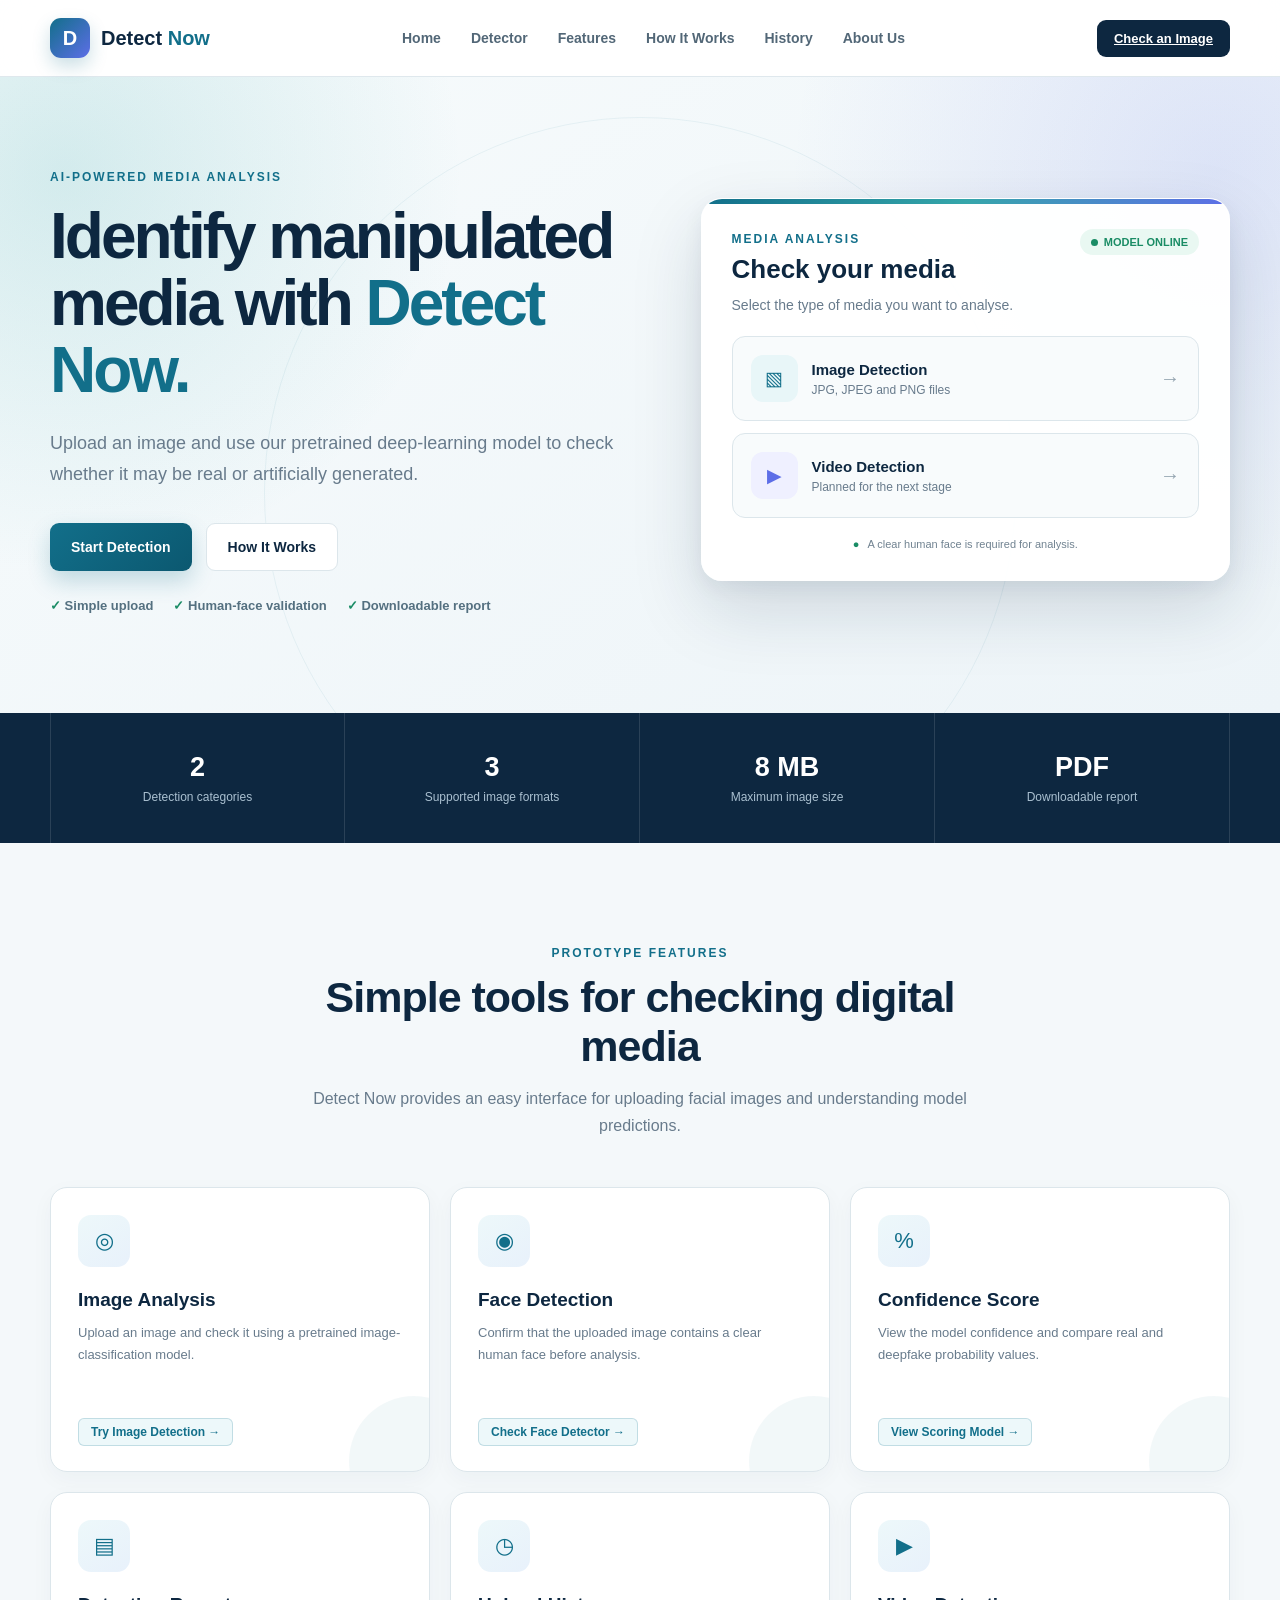
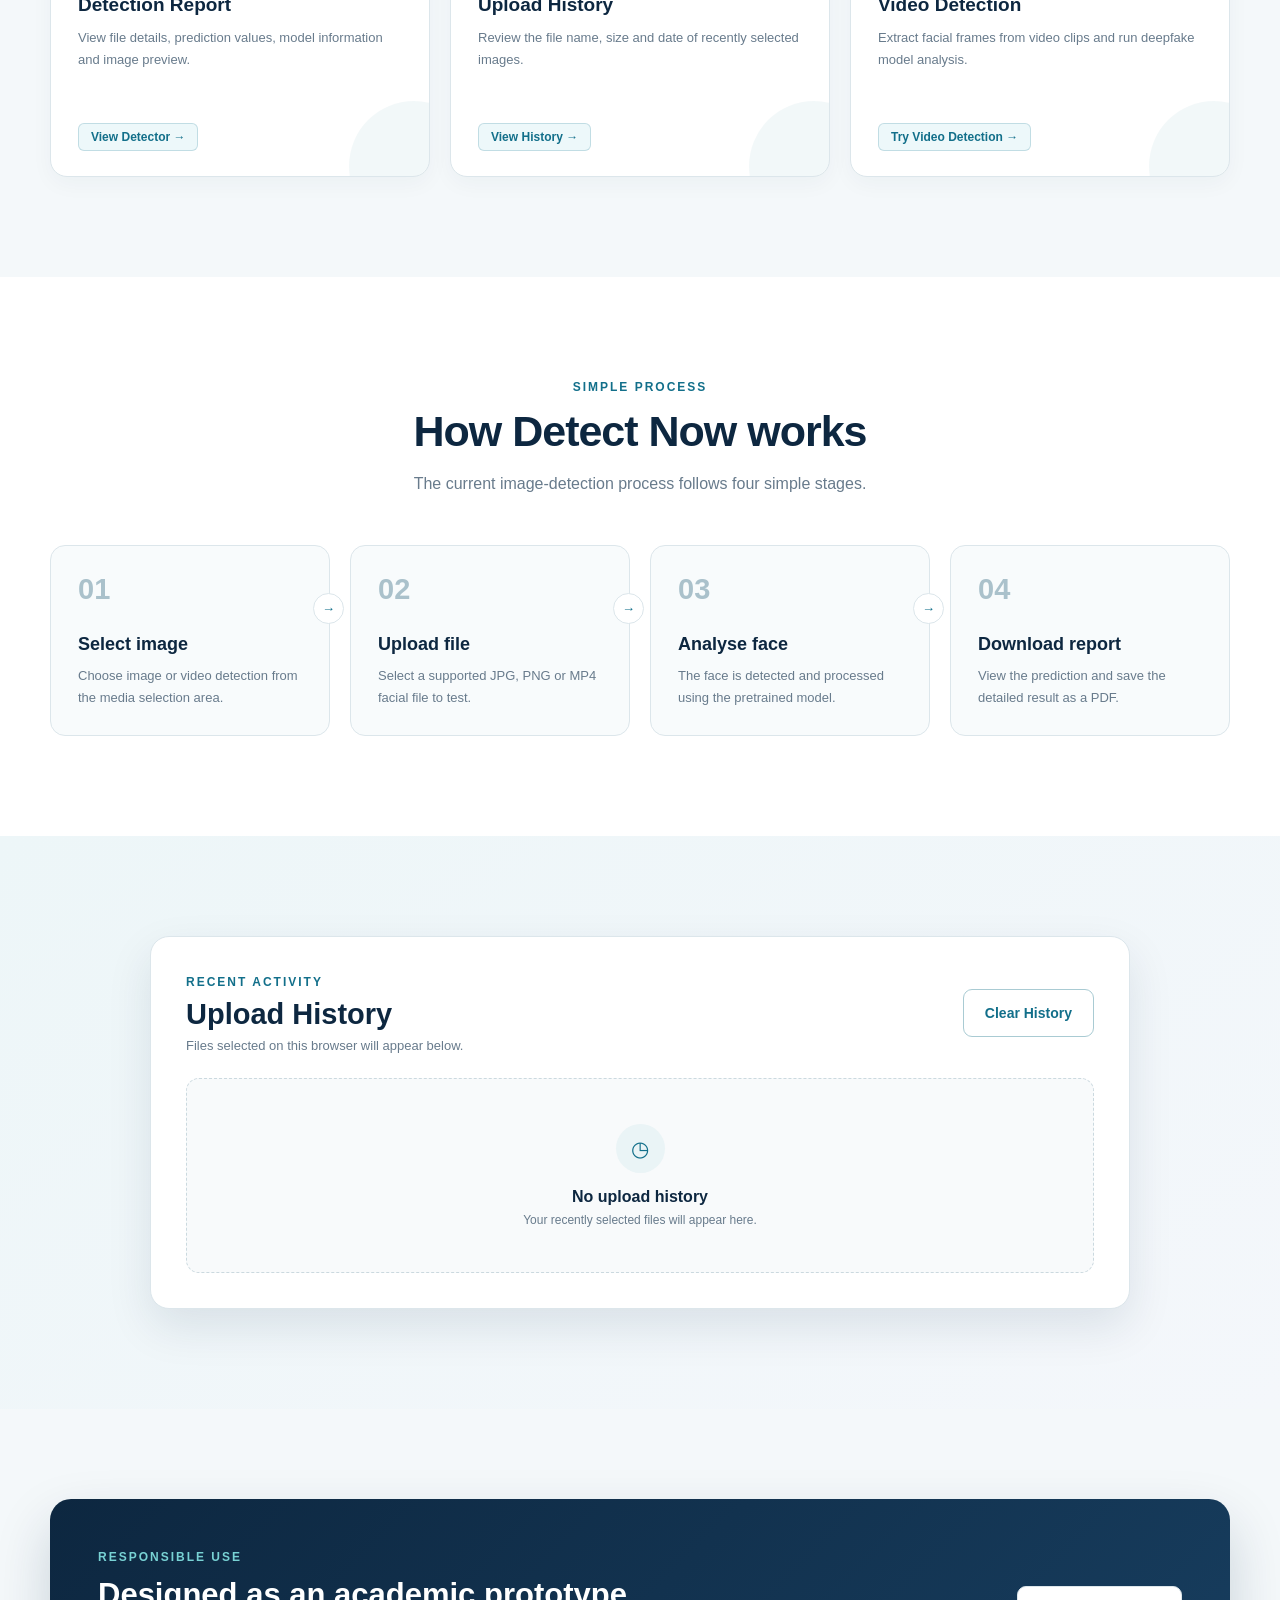
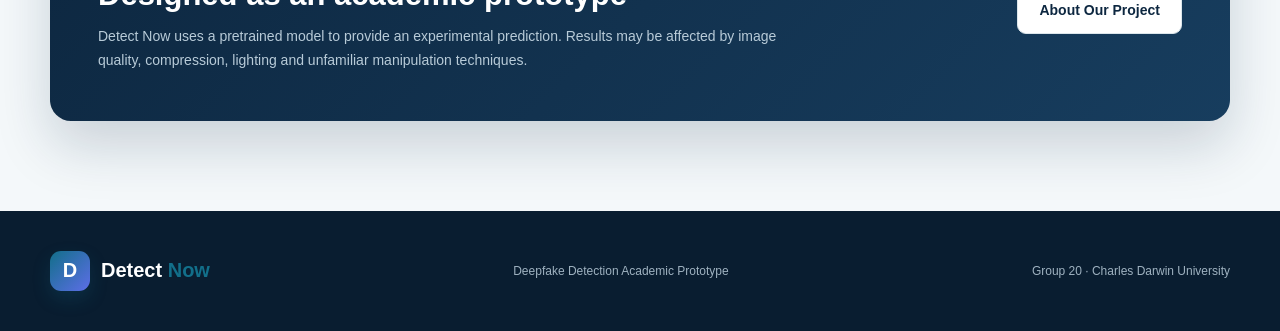
<file: index.html>
<!DOCTYPE html>
<html lang="en">

<head>
    <meta charset="UTF-8">

    <meta name="viewport" content="width=device-width, initial-scale=1.0">

    <title>Detect Now - Deepfake Detection</title>

    <link rel="stylesheet" href="style.css">
</head>

<body>

    <nav class="navbar">

        <div class="nav-container">

            <a href="#home" class="logo">
                <span class="logo-icon">D</span>

                <span>
                    Detect <strong>Now</strong>
                </span>
            </a>


            <div class="nav-links">
                <a href="#home">Home</a>
                <a href="#detector">Detector</a>
                <a href="#features">Features</a>
                <a href="#how-it-works">How It Works</a>
                <a href="#history">History</a>
                <a href="about.html">About Us</a>
            </div>


            <a href="#detector" class="nav-button">
                Check an Image
            </a>

        </div>

    </nav>


    <main id="home">

        <section class="hero-section">

            <div class="hero-content">

                <div class="hero-text">

                    <span class="hero-label">
                        AI-POWERED MEDIA ANALYSIS
                    </span>

                    <h1>
                        Identify manipulated media with
                        <span>Detect Now.</span>
                    </h1>

                    <p>
                        Upload an image and use our pretrained
                        deep-learning model to check whether it
                        may be real or artificially generated.
                    </p>


                    <div class="hero-buttons">

                        <a href="#detector" class="primary-button">
                            Start Detection
                        </a>

                        <a href="#how-it-works" class="secondary-button">
                            How It Works
                        </a>

                    </div>


                    <div class="hero-points">
                        <span>✓ Simple upload</span>
                        <span>✓ Human-face validation</span>
                        <span>✓ Downloadable report</span>
                    </div>

                </div>


                <div id="detector" class="detector-card">

                    <div class="card-heading">

                        <div>
                            <span class="section-label">
                                MEDIA ANALYSIS
                            </span>

                            <h2>Check your media</h2>
                        </div>


                        <span class="status-badge">
                            Model Online
                        </span>

                    </div>


                    <p class="card-description">
                        Select the type of media you want to analyse.
                    </p>


                    <div id="media-selection" class="media-selection">

                        <button type="button" id="select-image-button" class="media-button">

                            <span class="media-icon image-icon">
                                ▧
                            </span>


                            <span class="media-details">

                                <strong>
                                    Image Detection
                                </strong>

                                <small>
                                    JPG, JPEG and PNG files
                                </small>

                            </span>


                            <span class="media-arrow">
                                →
                            </span>

                        </button>


                        <button type="button" id="select-video-button" class="media-button">

                            <span class="media-icon video-icon">
                                ▶
                            </span>


                            <span class="media-details">

                                <strong>
                                    Video Detection
                                </strong>

                                <small>
                                    Planned for the next stage
                                </small>

                            </span>


                            <span class="media-arrow">
                                →
                            </span>

                        </button>

                    </div>


                    <div id="upload-area" class="upload-area" hidden>

                        <button type="button" id="back-button" class="back-button">
                            ← Change media type
                        </button>


                        <div class="selected-type-heading">

                            <span id="selected-type-icon" class="selected-type-icon">
                                ▧
                            </span>


                            <div>

                                <h3 id="upload-heading">
                                    Upload Image
                                </h3>

                                <p id="upload-description">
                                    Select an image from your device.
                                </p>

                            </div>

                        </div>


                        <label for="media-input" class="upload-box">

                            <span class="upload-cloud">
                                ↑
                            </span>

                            <strong id="upload-text">
                                Choose an image
                            </strong>

                            <span>
                                Click to browse your device
                            </span>

                            <small id="file-information">
                                JPG, JPEG or PNG · Maximum 8 MB
                            </small>

                            <input type="file" id="media-input">

                        </label>


                        <div id="image-preview-section" class="preview-section" hidden>

                            <img id="image-preview" alt="Selected image">


                            <div class="preview-information">

                                <strong id="image-file-name"></strong>

                                <span>
                                    Image ready for analysis
                                </span>

                            </div>

                        </div>


                        <div id="video-preview-section" class="preview-section" hidden>

                            <video id="video-preview" controls></video>


                            <div class="preview-information">

                                <strong id="video-file-name"></strong>

                                <span>
                                    Video selected
                                </span>

                            </div>

                        </div>


                        <div id="video-notice" class="analysis-error" hidden>

                            <span>i</span>


                            <div>

                                <h3>
                                    Video Detection Coming Soon
                                </h3>

                                <p>
                                    Video detection will be added
                                    during the next development stage.
                                    Image detection is currently available.
                                </p>

                            </div>

                        </div>


                        <div id="analysis-loading" class="analysis-loading" hidden>

                            <span class="loading-spinner"></span>


                            <div>

                                <h3>
                                    Analysing Image
                                </h3>

                                <p>
                                    The pretrained model is checking
                                    the selected image. Please wait.
                                </p>

                            </div>

                        </div>


                        <div id="analysis-error" class="analysis-error" hidden>

                            <span>!</span>


                            <div>

                                <h3>
                                    Analysis Failed
                                </h3>

                                <p id="analysis-error-text">
                                    The image could not be analysed.
                                </p>

                            </div>

                        </div>


                        <div id="detection-result" class="detection-result" hidden>

                            <div class="result-heading">

                                <div>

                                    <span class="result-label">
                                        DETECTION RESULT
                                    </span>

                                    <h3 id="prediction-text">
                                        Likely Real
                                    </h3>

                                </div>


                                <strong id="confidence-text">
                                    0% confidence
                                </strong>

                            </div>


                            <div class="confidence-bar">

                                <span id="confidence-bar-fill"></span>

                            </div>


                            <div class="probability-grid">

                                <div>

                                    <span>
                                        Real probability
                                    </span>

                                    <strong id="real-probability">
                                        0%
                                    </strong>

                                </div>


                                <div>

                                    <span>
                                        Deepfake probability
                                    </span>

                                    <strong id="fake-probability">
                                        0%
                                    </strong>

                                </div>

                            </div>


                            <p class="result-warning">
                                This result is produced by a
                                pretrained model and should not
                                be treated as forensic proof.
                            </p>

                        </div>


                        <button type="button" id="analyse-button" class="full-button" hidden>
                            Analyse Image
                        </button>


                        <button type="button" id="download-report-button" class="report-button" hidden>
                            View and Download Report
                        </button>


                        <button type="button" id="upload-again-button" class="full-button" hidden>
                            Upload Another File
                        </button>

                    </div>


                    <div class="security-message">

                        <span>●</span>

                        A clear human face is required for analysis.

                    </div>

                </div>

            </div>

        </section>


        <section class="statistics-section">

            <div class="statistics-container">

                <div class="statistic">
                    <strong>2</strong>
                    <span>Detection categories</span>
                </div>

                <div class="statistic">
                    <strong>3</strong>
                    <span>Supported image formats</span>
                </div>

                <div class="statistic">
                    <strong>8 MB</strong>
                    <span>Maximum image size</span>
                </div>

                <div class="statistic">
                    <strong>PDF</strong>
                    <span>Downloadable report</span>
                </div>

            </div>

        </section>


        <section id="features" class="content-section">

            <div class="section-heading">

                <span class="section-label">
                    PROTOTYPE FEATURES
                </span>

                <h2>
                    Simple tools for checking digital media
                </h2>

                <p>
                    Detect Now provides an easy interface
                    for uploading facial images and understanding
                    model predictions.
                </p>

            </div>


            <div class="features-grid">

                <article class="feature-card">

                    <span class="feature-icon">
                        ◎
                    </span>

                    <h3>Image Analysis</h3>

                    <p>
                        Upload an image and check it using
                        a pretrained image-classification model.
                    </p>

                    <button type="button" class="feature-link" id="feature-btn-image">
                        Try Image Detection →
                    </button>

                </article>


                <article class="feature-card">

                    <span class="feature-icon">
                        ◉
                    </span>

                    <h3>Face Detection</h3>

                    <p>
                        Confirm that the uploaded image contains
                        a clear human face before analysis.
                    </p>

                    <button type="button" class="feature-link" id="feature-btn-face">
                        Check Face Detector →
                    </button>

                </article>


                <article class="feature-card">

                    <span class="feature-icon">
                        %
                    </span>

                    <h3>Confidence Score</h3>

                    <p>
                        View the model confidence and compare
                        real and deepfake probability values.
                    </p>

                    <button type="button" class="feature-link" id="feature-btn-confidence">
                        View Scoring Model →
                    </button>

                </article>


                <article class="feature-card">

                    <span class="feature-icon">
                        ▤
                    </span>

                    <h3>Detection Report</h3>

                    <p>
                        View file details, prediction values,
                        model information and image preview.
                    </p>

                    <button type="button" class="feature-link" id="feature-btn-report">
                        View Detector →
                    </button>

                </article>


                <article class="feature-card">

                    <span class="feature-icon">
                        ◷
                    </span>

                    <h3>Upload History</h3>

                    <p>
                        Review the file name, size and date
                        of recently selected images.
                    </p>

                    <button type="button" class="feature-link" id="feature-btn-history">
                        View History →
                    </button>

                </article>


                <article class="feature-card">

                    <span class="feature-icon">
                        ▶
                    </span>

                    <h3>Video Detection</h3>

                    <p>
                        Extract facial frames from video clips
                        and run deepfake model analysis.
                    </p>

                    <button type="button" class="feature-link" id="feature-btn-video">
                        Try Video Detection →
                    </button>

                </article>

            </div>

        </section>


        <section id="how-it-works" class="how-section">

            <div class="section-heading">

                <span class="section-label">
                    SIMPLE PROCESS
                </span>

                <h2>How Detect Now works</h2>

                <p>
                    The current image-detection process
                    follows four simple stages.
                </p>

            </div>


            <div class="steps-grid">

                <article class="step-card" id="step-card-1" tabindex="0" title="Click to select media type">

                    <span class="step-number">
                        01
                    </span>

                    <h3>Select image</h3>

                    <p>
                        Choose image or video detection from
                        the media selection area.
                    </p>

                </article>


                <article class="step-card" id="step-card-2" tabindex="0" title="Click to upload file">

                    <span class="step-number">
                        02
                    </span>

                    <h3>Upload file</h3>

                    <p>
                        Select a supported JPG, PNG or MP4
                        facial file to test.
                    </p>

                </article>


                <article class="step-card" id="step-card-3" tabindex="0" title="Click to analyse">

                    <span class="step-number">
                        03
                    </span>

                    <h3>Analyse face</h3>

                    <p>
                        The face is detected and processed
                        using the pretrained model.
                    </p>

                </article>


                <article class="step-card" id="step-card-4" tabindex="0" title="Click to view history & reports">

                    <span class="step-number">
                        04
                    </span>

                    <h3>Download report</h3>

                    <p>
                        View the prediction and save
                        the detailed result as a PDF.
                    </p>

                </article>

            </div>

        </section>


        <section id="history" class="content-section history-section">

            <div class="history-card">

                <div class="history-heading">

                    <div>

                        <span class="section-label">
                            RECENT ACTIVITY
                        </span>

                        <h2>Upload History</h2>

                        <p>
                            Files selected on this browser
                            will appear below.
                        </p>

                    </div>


                    <button type="button" id="clear-history-button" class="outline-button">
                        Clear History
                    </button>

                </div>


                <div id="history-list">

                    <div class="empty-history-message">

                        <span>◷</span>

                        <h3>No upload history</h3>

                        <p>
                            Your recently selected files
                            will appear here.
                        </p>

                    </div>

                </div>

            </div>

        </section>


        <section class="privacy-section">

            <div>

                <span class="section-label">
                    RESPONSIBLE USE
                </span>

                <h2>
                    Designed as an academic prototype
                </h2>

                <p>
                    Detect Now uses a pretrained model to
                    provide an experimental prediction.
                    Results may be affected by image quality,
                    compression, lighting and unfamiliar
                    manipulation techniques.
                </p>

            </div>


            <a href="about.html" class="secondary-button">
                About Our Project
            </a>

        </section>

    </main>


    <footer>

        <div class="footer-container">

            <a href="#home" class="logo footer-logo">

                <span class="logo-icon">
                    D
                </span>

                <span>
                    Detect <strong>Now</strong>
                </span>

            </a>


            <p>
                Deepfake Detection Academic Prototype
            </p>


            <p>
                Group 20 · Charles Darwin University
            </p>

        </div>

    </footer>


    <script src="app.js"></script>

</body>

</html>
</file>
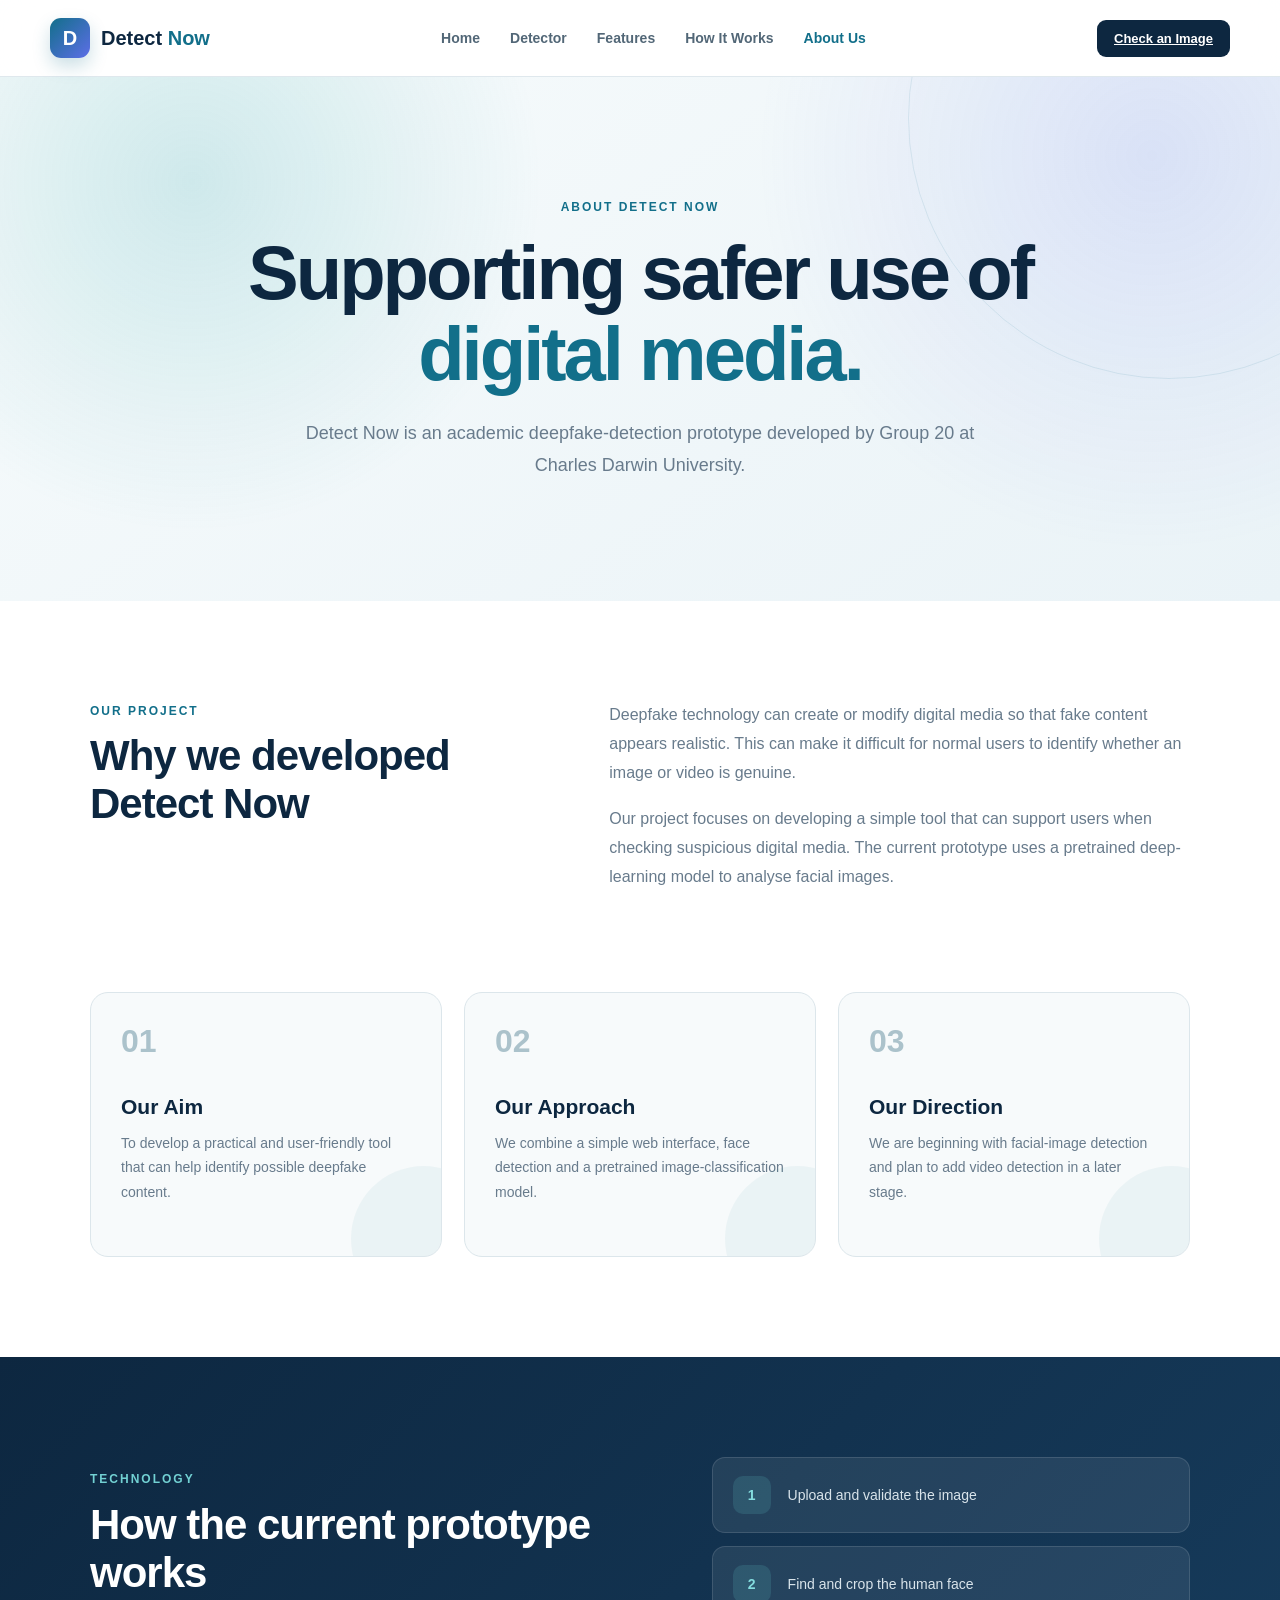
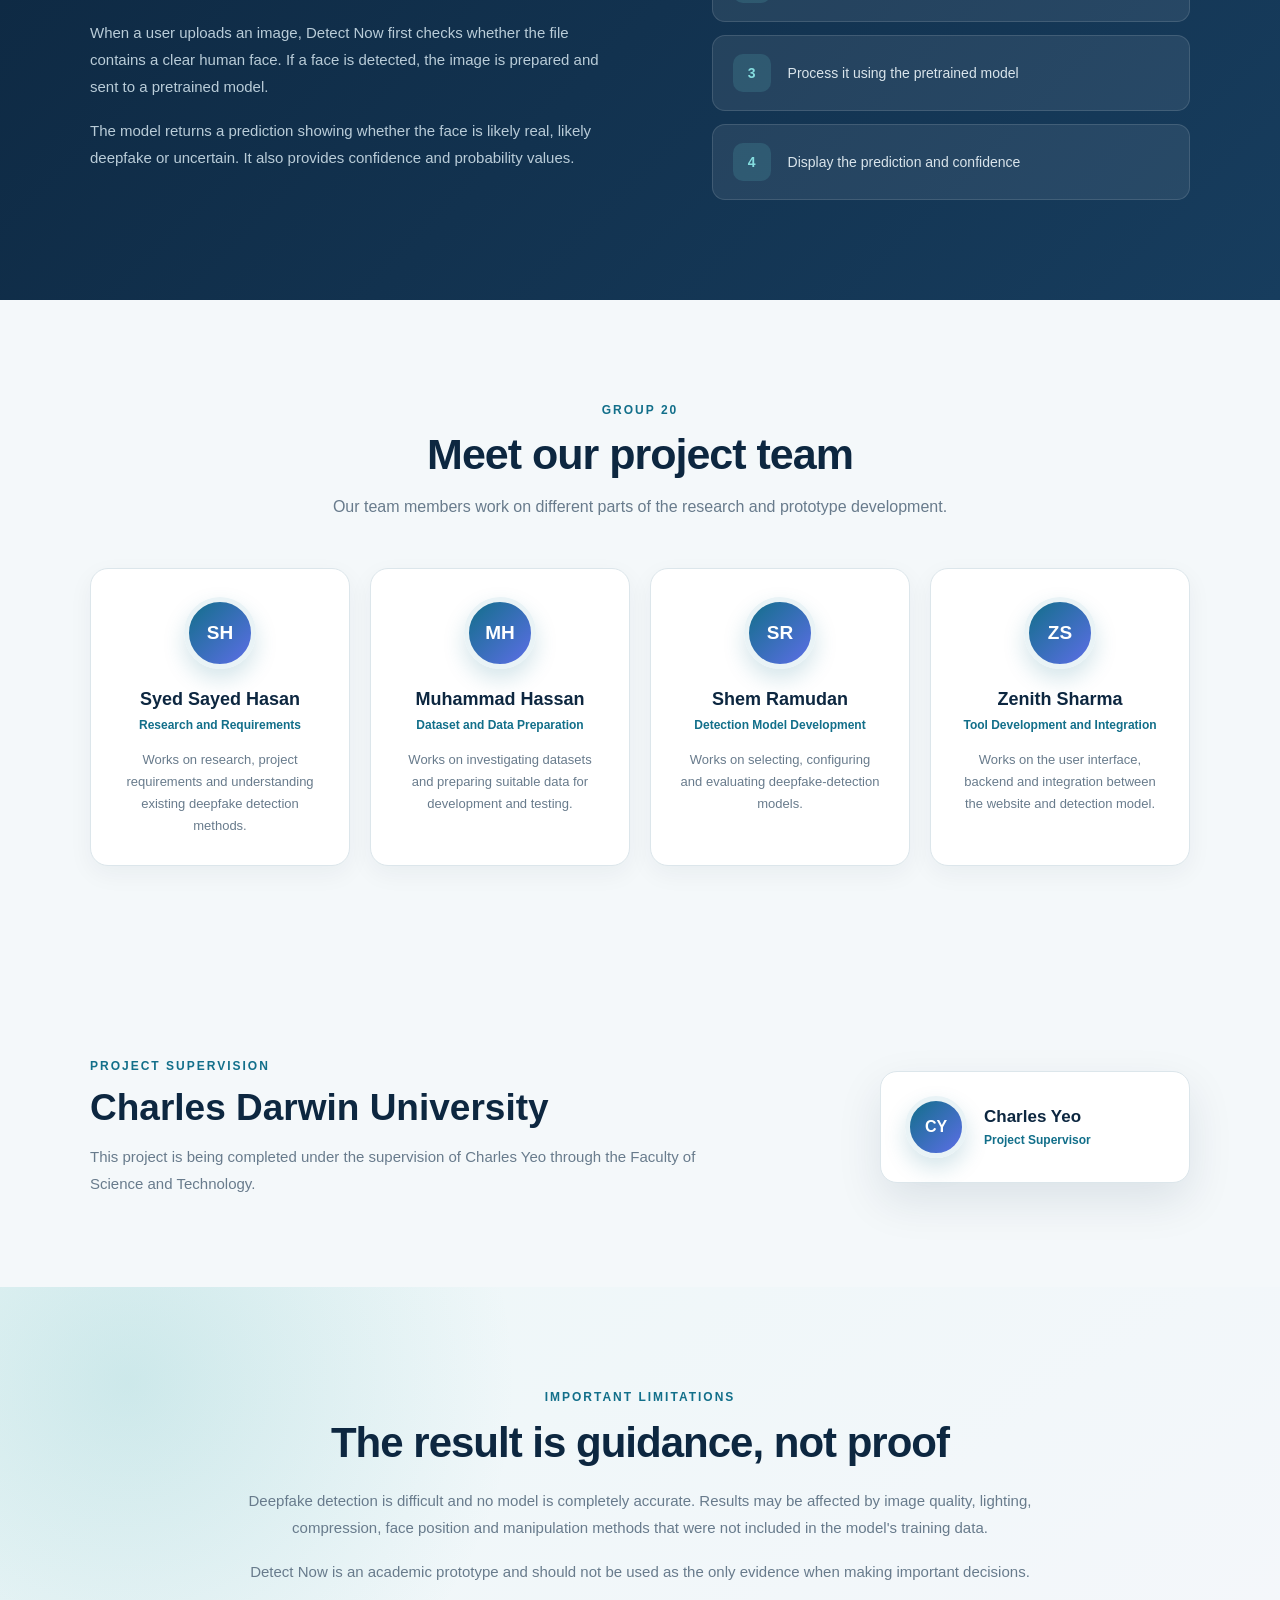
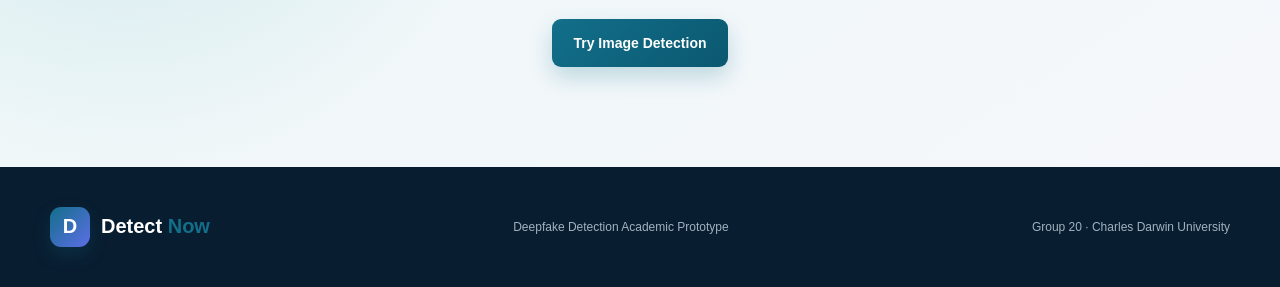
<file: about.html>
<!DOCTYPE html>
<html lang="en">

<head>

    <meta charset="UTF-8">

    <meta name="viewport" content="width=device-width, initial-scale=1.0">

    <title>About Us - Detect Now</title>

    <link rel="stylesheet" href="style.css">
</head>

<body>

    <nav class="navbar">

        <div class="nav-container">

            <a href="index.html" class="logo">

                <span class="logo-icon">
                    D
                </span>

                <span>
                    Detect <strong>Now</strong>
                </span>

            </a>


            <div class="nav-links">

                <a href="index.html">
                    Home
                </a>

                <a href="index.html#detector">
                    Detector
                </a>

                <a href="index.html#features">
                    Features
                </a>

                <a href="index.html#how-it-works">
                    How It Works
                </a>

                <a href="about.html" class="active-link">
                    About Us
                </a>

            </div>


            <a href="index.html#detector" class="nav-button">
                Check an Image
            </a>

        </div>

    </nav>


    <main>

        <section class="about-hero">

            <div class="about-hero-content">

                <span class="hero-label">
                    ABOUT DETECT NOW
                </span>

                <h1>
                    Supporting safer use of
                    <span>digital media.</span>
                </h1>

                <p>
                    Detect Now is an academic deepfake-detection
                    prototype developed by Group 20 at Charles
                    Darwin University.
                </p>

            </div>

        </section>


        <section class="about-section">

            <div class="about-introduction">

                <div>

                    <span class="section-label">
                        OUR PROJECT
                    </span>

                    <h2>
                        Why we developed Detect Now
                    </h2>

                </div>


                <div class="about-description">

                    <p>
                        Deepfake technology can create or modify
                        digital media so that fake content appears
                        realistic. This can make it difficult for
                        normal users to identify whether an image
                        or video is genuine.
                    </p>

                    <p>
                        Our project focuses on developing a simple
                        tool that can support users when checking
                        suspicious digital media. The current
                        prototype uses a pretrained deep-learning
                        model to analyse facial images.
                    </p>

                </div>

            </div>

        </section>


        <section class="mission-section">

            <div class="mission-grid">

                <article class="mission-card">

                    <span class="mission-number">
                        01
                    </span>

                    <h3>
                        Our Aim
                    </h3>

                    <p>
                        To develop a practical and user-friendly
                        tool that can help identify possible
                        deepfake content.
                    </p>

                </article>


                <article class="mission-card">

                    <span class="mission-number">
                        02
                    </span>

                    <h3>
                        Our Approach
                    </h3>

                    <p>
                        We combine a simple web interface,
                        face detection and a pretrained
                        image-classification model.
                    </p>

                </article>


                <article class="mission-card">

                    <span class="mission-number">
                        03
                    </span>

                    <h3>
                        Our Direction
                    </h3>

                    <p>
                        We are beginning with facial-image
                        detection and plan to add video
                        detection in a later stage.
                    </p>

                </article>

            </div>

        </section>


        <section class="technology-section">

            <div class="technology-content">

                <div class="technology-text">

                    <span class="section-label">
                        TECHNOLOGY
                    </span>

                    <h2>
                        How the current prototype works
                    </h2>

                    <p>
                        When a user uploads an image, Detect Now
                        first checks whether the file contains a
                        clear human face. If a face is detected,
                        the image is prepared and sent to a
                        pretrained model.
                    </p>

                    <p>
                        The model returns a prediction showing
                        whether the face is likely real, likely
                        deepfake or uncertain. It also provides
                        confidence and probability values.
                    </p>

                </div>


                <div class="technology-list">

                    <div>

                        <span>1</span>

                        <p>
                            Upload and validate the image
                        </p>

                    </div>


                    <div>

                        <span>2</span>

                        <p>
                            Find and crop the human face
                        </p>

                    </div>


                    <div>

                        <span>3</span>

                        <p>
                            Process it using the pretrained model
                        </p>

                    </div>


                    <div>

                        <span>4</span>

                        <p>
                            Display the prediction and confidence
                        </p>

                    </div>

                </div>

            </div>

        </section>


        <section class="team-section">

            <div class="section-heading">

                <span class="section-label">
                    GROUP 20
                </span>

                <h2>
                    Meet our project team
                </h2>

                <p>
                    Our team members work on different parts
                    of the research and prototype development.
                </p>

            </div>


            <div class="team-grid">

                <article class="team-card">

                    <span class="team-avatar">
                        SH
                    </span>

                    <h3>
                        Syed Sayed Hasan
                    </h3>

                    <p class="team-role">
                        Research and Requirements
                    </p>

                    <p>
                        Works on research, project requirements
                        and understanding existing deepfake
                        detection methods.
                    </p>

                </article>


                <article class="team-card">

                    <span class="team-avatar">
                        MH
                    </span>

                    <h3>
                        Muhammad Hassan
                    </h3>

                    <p class="team-role">
                        Dataset and Data Preparation
                    </p>

                    <p>
                        Works on investigating datasets and
                        preparing suitable data for development
                        and testing.
                    </p>

                </article>


                <article class="team-card">

                    <span class="team-avatar">
                        SR
                    </span>

                    <h3>
                        Shem Ramudan
                    </h3>

                    <p class="team-role">
                        Detection Model Development
                    </p>

                    <p>
                        Works on selecting, configuring and
                        evaluating deepfake-detection models.
                    </p>

                </article>


                <article class="team-card">

                    <span class="team-avatar">
                        ZS
                    </span>

                    <h3>
                        Zenith Sharma
                    </h3>

                    <p class="team-role">
                        Tool Development and Integration
                    </p>

                    <p>
                        Works on the user interface, backend and
                        integration between the website and
                        detection model.
                    </p>

                </article>

            </div>

        </section>


        <section class="supervisor-section">

            <div>

                <span class="section-label">
                    PROJECT SUPERVISION
                </span>

                <h2>
                    Charles Darwin University
                </h2>

                <p>
                    This project is being completed under the
                    supervision of Charles Yeo through the
                    Faculty of Science and Technology.
                </p>

            </div>


            <div class="supervisor-card">

                <span class="team-avatar">
                    CY
                </span>

                <div>

                    <strong>
                        Charles Yeo
                    </strong>

                    <span>
                        Project Supervisor
                    </span>

                </div>

            </div>

        </section>


        <section class="limitations-section">

            <div class="limitations-content">

                <span class="section-label">
                    IMPORTANT LIMITATIONS
                </span>

                <h2>
                    The result is guidance, not proof
                </h2>

                <p>
                    Deepfake detection is difficult and no model
                    is completely accurate. Results may be
                    affected by image quality, lighting,
                    compression, face position and manipulation
                    methods that were not included in the
                    model's training data.
                </p>

                <p>
                    Detect Now is an academic prototype and
                    should not be used as the only evidence
                    when making important decisions.
                </p>


                <a href="index.html#detector" class="primary-button">
                    Try Image Detection
                </a>

            </div>

        </section>

    </main>


    <footer>

        <div class="footer-container">

            <a href="index.html" class="logo footer-logo">

                <span class="logo-icon">
                    D
                </span>

                <span>
                    Detect <strong>Now</strong>
                </span>

            </a>


            <p>
                Deepfake Detection Academic Prototype
            </p>


            <p>
                Group 20 · Charles Darwin University
            </p>

        </div>

    </footer>

</body>

</html>
</file>
<file: style.css>
:root {
    --navy: #0d2740;
    --navy-light: #173d5e;
    --blue: #126f8a;
    --blue-dark: #0b5870;
    --cyan: #35a6aa;
    --purple: #5d6ee7;
    --page-background: #f4f8fa;
    --white: #ffffff;
    --text: #26394a;
    --muted: #687b8c;
    --border: #dce6eb;
    --light-blue: #edf8fa;
    --warning: #e7a614;
    --warning-background: #fff7dc;
    --success: #1a8c65;
    --shadow: 0 18px 45px rgba(13, 39, 64, 0.10);
}



[hidden] {
    display: none !important;
}



* {
    box-sizing: border-box;
}



html {
    scroll-behavior: smooth;
}



body {
    margin: 0;
    min-height: 100vh;
    background-color: var(--page-background);
    color: var(--text);
    font-family: Arial, Helvetica, sans-serif;
}



button,
input {
    font-family: inherit;
}




.navbar {
    position: sticky;
    top: 0;
    z-index: 100;
    background-color: rgba(255, 255, 255, 0.92);
    border-bottom: 1px solid rgba(220, 230, 235, 0.9);
    backdrop-filter: blur(15px);
}


.nav-container {
    display: flex;
    width: min(1180px, calc(100% - 40px));
    min-height: 76px;
    margin: 0 auto;
    align-items: center;
    justify-content: space-between;
    gap: 30px;
}


.logo {
    display: flex;
    align-items: center;
    gap: 11px;
    color: var(--navy);
    font-size: 20px;
    font-weight: 700;
    text-decoration: none;
}


.logo strong {
    color: var(--blue);
}


.logo-icon {
    display: grid;
    width: 40px;
    height: 40px;
    place-items: center;
    background: linear-gradient(
        135deg,
        var(--blue),
        var(--purple)
    );
    color: white;
    border-radius: 11px;
    box-shadow: 0 8px 18px rgba(18, 111, 138, 0.22);
}


.nav-links {
    display: flex;
    align-items: center;
    gap: 30px;
}


.nav-links a {
    position: relative;
    padding: 28px 0;
    color: #526777;
    font-size: 14px;
    font-weight: 600;
    text-decoration: none;
}


.nav-links a::after {
    position: absolute;
    right: 0;
    bottom: 20px;
    left: 0;
    height: 2px;
    content: "";
    background-color: var(--blue);
    transform: scaleX(0);
    transition: transform 0.2s ease;
}


.nav-links a:hover {
    color: var(--blue);
}


.nav-links a:hover::after {
    transform: scaleX(1);
}


.nav-button {
    padding: 11px 17px;
    background-color: var(--navy);
    color: white;
    border: none;
    border-radius: 9px;
    font-size: 13px;
    font-weight: bold;
    cursor: pointer;
    transition:
        background-color 0.2s ease,
        transform 0.2s ease;
}


.nav-button:hover {
    background-color: var(--blue);
    transform: translateY(-2px);
}




.hero-section {
    position: relative;
    overflow: hidden;
    padding: 90px 0 100px;
    background:
        radial-gradient(
            circle at 5% 15%,
            rgba(53, 166, 170, 0.18),
            transparent 30%
        ),
        radial-gradient(
            circle at 95% 15%,
            rgba(93, 110, 231, 0.14),
            transparent 32%
        ),
        linear-gradient(
            145deg,
            #f7fbfc,
            #edf4f8
        );
}


.hero-section::before {
    position: absolute;
    top: 40px;
    left: 50%;
    width: 750px;
    height: 750px;
    content: "";
    border: 1px solid rgba(18, 111, 138, 0.07);
    border-radius: 50%;
    transform: translateX(-50%);
}


.hero-content {
    position: relative;
    display: grid;
    width: min(1180px, calc(100% - 40px));
    margin: 0 auto;
    grid-template-columns: 1fr 0.92fr;
    align-items: center;
    gap: 75px;
}


.hero-label,
.section-label {
    display: inline-block;
    color: var(--blue);
    font-size: 12px;
    font-weight: 800;
    letter-spacing: 2px;
}


.hero-text h1 {
    max-width: 680px;
    margin: 18px 0 23px;
    color: var(--navy);
    font-size: clamp(48px, 5vw, 72px);
    line-height: 1.05;
    letter-spacing: -3px;
}


.hero-text h1 span {
    color: var(--blue);
}


.hero-text > p {
    max-width: 600px;
    margin: 0;
    color: var(--muted);
    font-size: 18px;
    line-height: 1.75;
}


.hero-buttons {
    display: flex;
    margin-top: 32px;
    gap: 14px;
}


.primary-button,
.secondary-button,
.full-button,
.outline-button {
    display: inline-flex;
    min-height: 48px;
    padding: 12px 21px;
    align-items: center;
    justify-content: center;
    border-radius: 9px;
    font-size: 14px;
    font-weight: 700;
    text-decoration: none;
    cursor: pointer;
    transition:
        transform 0.2s ease,
        box-shadow 0.2s ease,
        background-color 0.2s ease;
}


.primary-button,
.full-button {
    background: linear-gradient(
        135deg,
        var(--blue),
        var(--blue-dark)
    );
    color: white;
    border: none;
    box-shadow: 0 10px 22px rgba(18, 111, 138, 0.23);
}


.primary-button:hover,
.full-button:hover {
    box-shadow: 0 14px 28px rgba(18, 111, 138, 0.28);
    transform: translateY(-2px);
}


.secondary-button {
    background-color: white;
    color: var(--navy);
    border: 1px solid var(--border);
}


.secondary-button:hover {
    border-color: var(--blue);
    color: var(--blue);
    transform: translateY(-2px);
}


.hero-points {
    display: flex;
    flex-wrap: wrap;
    margin-top: 27px;
    gap: 20px;
    color: #547080;
    font-size: 13px;
    font-weight: 600;
}


.hero-points span::first-letter {
    color: var(--success);
}




.detector-card {
    position: relative;
    padding: 30px;
    overflow: hidden;
    background-color: rgba(255, 255, 255, 0.96);
    border: 1px solid rgba(255, 255, 255, 0.9);
    border-radius: 21px;
    box-shadow:
        0 28px 70px rgba(13, 39, 64, 0.15),
        0 7px 20px rgba(13, 39, 64, 0.06);
}


.detector-card::before {
    position: absolute;
    top: 0;
    left: 0;
    width: 100%;
    height: 5px;
    content: "";
    background: linear-gradient(
        90deg,
        var(--blue),
        var(--cyan),
        var(--purple)
    );
}


.card-heading {
    display: flex;
    align-items: flex-start;
    justify-content: space-between;
    gap: 15px;
}


.card-heading h2 {
    margin: 7px 0 0;
    color: var(--navy);
    font-size: 26px;
}


.status-badge {
    display: inline-flex;
    padding: 7px 11px;
    align-items: center;
    gap: 6px;
    background-color: #e9f8f2;
    color: var(--success);
    border-radius: 30px;
    font-size: 11px;
    font-weight: 800;
    text-transform: uppercase;
}


.status-badge::before {
    width: 7px;
    height: 7px;
    content: "";
    background-color: var(--success);
    border-radius: 50%;
}


.card-description {
    margin: 12px 0 23px;
    color: var(--muted);
    font-size: 14px;
}



.media-selection {
    display: grid;
    grid-template-columns: 1fr;
    gap: 12px;
}


.media-button {
    display: flex;
    width: 100%;
    padding: 18px;
    align-items: center;
    gap: 14px;
    background-color: #f8fbfc;
    color: var(--text);
    border: 1px solid var(--border);
    border-radius: 13px;
    text-align: left;
    cursor: pointer;
    transition:
        border-color 0.2s ease,
        transform 0.2s ease,
        box-shadow 0.2s ease;
}


.media-button:hover {
    border-color: var(--blue);
    box-shadow: 0 9px 22px rgba(18, 111, 138, 0.10);
    transform: translateY(-2px);
}


.media-icon {
    display: grid;
    width: 47px;
    height: 47px;
    flex-shrink: 0;
    place-items: center;
    border-radius: 12px;
    font-size: 19px;
}


.image-icon {
    background-color: #e8f6f8;
    color: var(--blue);
}


.video-icon {
    background-color: #eff0ff;
    color: var(--purple);
}


.media-details {
    display: flex;
    flex: 1;
    flex-direction: column;
    gap: 5px;
}


.media-details strong {
    color: var(--navy);
    font-size: 15px;
}


.media-details small {
    color: var(--muted);
    font-size: 12px;
}


.media-arrow {
    color: #93a3af;
    font-size: 20px;
    transition: transform 0.2s ease;
}


.media-button:hover .media-arrow {
    color: var(--blue);
    transform: translateX(4px);
}


/* Security message */
.security-message {
    display: flex;
    margin-top: 20px;
    align-items: center;
    justify-content: center;
    gap: 8px;
    color: #718391;
    font-size: 11px;
}


.security-message span {
    color: var(--success);
}




.upload-area {
    animation: fade-up 0.35s ease;
}


.back-button {
    margin-bottom: 20px;
    padding: 0;
    background: none;
    color: var(--blue);
    border: none;
    font-size: 13px;
    font-weight: 700;
    cursor: pointer;
}


.back-button:hover {
    text-decoration: underline;
}


.selected-type-heading {
    display: flex;
    margin-bottom: 18px;
    align-items: center;
    gap: 13px;
}


.selected-type-icon {
    display: grid;
    width: 43px;
    height: 43px;
    flex-shrink: 0;
    place-items: center;
    background-color: var(--light-blue);
    color: var(--blue);
    border-radius: 11px;
    font-size: 18px;
}


.selected-type-heading h3 {
    margin: 0 0 4px;
    color: var(--navy);
    font-size: 19px;
}


.selected-type-heading p {
    margin: 0;
    color: var(--muted);
    font-size: 12px;
}


.upload-box {
    display: flex;
    min-height: 190px;
    padding: 25px;
    flex-direction: column;
    align-items: center;
    justify-content: center;
    gap: 7px;
    background:
        linear-gradient(
            145deg,
            #f3fafb,
            #edf6f8
        );
    color: var(--text);
    border: 2px dashed #91bbc6;
    border-radius: 15px;
    text-align: center;
    cursor: pointer;
    transition:
        border-color 0.2s ease,
        background-color 0.2s ease,
        transform 0.2s ease;
}


.upload-box:hover {
    background-color: #e7f4f6;
    border-color: var(--blue);
    transform: translateY(-2px);
}


.upload-cloud {
    display: grid;
    width: 52px;
    height: 52px;
    margin-bottom: 5px;
    place-items: center;
    background-color: white;
    color: var(--blue);
    border-radius: 50%;
    font-size: 27px;
    box-shadow: 0 9px 22px rgba(18, 111, 138, 0.14);
}


.upload-box strong {
    color: var(--navy);
    font-size: 16px;
}


.upload-box > span:not(.upload-cloud) {
    color: var(--muted);
    font-size: 12px;
}


.upload-box small {
    color: #82939f;
    font-size: 11px;
}


.upload-box input {
    position: absolute;
    width: 1px;
    height: 1px;
    opacity: 0;
}


/* Preview */
.preview-section {
    margin-top: 18px;
    padding: 14px;
    background-color: #f7f9fa;
    border: 1px solid var(--border);
    border-radius: 13px;
    animation: fade-up 0.35s ease;
}


.preview-section img,
.preview-section video {
    display: block;
    width: 100%;
    max-height: 310px;
    object-fit: contain;
    background-color: #e9eef1;
    border-radius: 9px;
}


.preview-information {
    display: flex;
    margin-top: 12px;
    flex-direction: column;
    gap: 4px;
}


.preview-information strong {
    overflow-wrap: anywhere;
    color: var(--navy);
    font-size: 13px;
}


.preview-information span {
    color: var(--success);
    font-size: 11px;
}



.maintenance-message {
    display: flex;
    margin-top: 18px;
    padding: 17px;
    align-items: flex-start;
    gap: 13px;
    background-color: var(--warning-background);
    color: #654f17;
    border: 1px solid #f0dfa2;
    border-radius: 12px;
    animation: fade-up 0.35s ease;
}


.maintenance-icon {
    display: grid;
    width: 31px;
    height: 31px;
    flex-shrink: 0;
    place-items: center;
    background-color: var(--warning);
    color: white;
    border-radius: 50%;
    font-weight: 800;
}


.maintenance-message h3 {
    margin: 0 0 5px;
    color: #594510;
    font-size: 15px;
}


.maintenance-message p {
    margin: 0;
    font-size: 12px;
    line-height: 1.55;
}


.full-button {
    width: 100%;
    margin-top: 17px;
}




.statistics-section {
    background-color: var(--navy);
}


.statistics-container {
    display: grid;
    width: min(1180px, calc(100% - 40px));
    margin: 0 auto;
    grid-template-columns: repeat(4, 1fr);
}


.statistic {
    display: flex;
    min-height: 130px;
    padding: 25px;
    flex-direction: column;
    align-items: center;
    justify-content: center;
    border-right: 1px solid rgba(255, 255, 255, 0.12);
    text-align: center;
}


.statistic:first-child {
    border-left: 1px solid rgba(255, 255, 255, 0.12);
}


.statistic strong {
    color: white;
    font-size: 27px;
}


.statistic span {
    margin-top: 7px;
    color: #aac0d0;
    font-size: 12px;
}




.content-section,
.how-section {
    padding: 100px 0;
}


.section-heading {
    width: min(700px, calc(100% - 40px));
    margin: 0 auto 48px;
    text-align: center;
}


.section-heading h2 {
    margin: 12px 0 14px;
    color: var(--navy);
    font-size: clamp(31px, 4vw, 43px);
    letter-spacing: -1px;
}


.section-heading p {
    margin: 0;
    color: var(--muted);
    font-size: 16px;
    line-height: 1.7;
}




.features-grid {
    display: grid;
    width: min(1180px, calc(100% - 40px));
    margin: 0 auto;
    grid-template-columns: repeat(3, 1fr);
    gap: 20px;
}


.feature-card {
    position: relative;
    display: block;
    min-height: 285px;
    padding: 27px;
    overflow: hidden;
    background-color: white;
    color: var(--text);
    border: 1px solid var(--border);
    border-radius: 17px;
    text-align: left;
    cursor: pointer;
    box-shadow: 0 7px 22px rgba(13, 39, 64, 0.04);
    transition:
        transform 0.25s ease,
        box-shadow 0.25s ease,
        border-color 0.25s ease;
}


.feature-card::after {
    position: absolute;
    right: -50px;
    bottom: -55px;
    width: 130px;
    height: 130px;
    content: "";
    background-color: rgba(18, 111, 138, 0.05);
    border-radius: 50%;
}


.feature-card:hover {
    border-color: #a6ccd4;
    box-shadow: var(--shadow);
    transform: translateY(-6px);
}


.feature-icon {
    display: grid;
    width: 52px;
    height: 52px;
    margin-bottom: 22px;
    place-items: center;
    background: linear-gradient(
        145deg,
        var(--light-blue),
        #e8f1fb
    );
    color: var(--blue);
    border-radius: 13px;
    font-size: 22px;
}


.feature-card h3 {
    margin: 0 0 11px;
    color: var(--navy);
    font-size: 19px;
}


.feature-card p {
    margin: 0;
    color: var(--muted);
    font-size: 13px;
    line-height: 1.7;
}


.feature-link {
    position: absolute;
    bottom: 25px;
    left: 27px;
    padding: 6px 12px;
    background-color: var(--light-blue);
    color: var(--blue);
    border: 1px solid rgba(18, 111, 138, 0.2);
    border-radius: 6px;
    font-size: 12px;
    font-weight: 800;
    cursor: pointer;
    transition: background-color 0.2s ease, color 0.2s ease, transform 0.2s ease;
}

.feature-card:hover .feature-link {
    background-color: var(--blue);
    color: white;
    transform: translateY(-2px);
}




.how-section {
    background-color: white;
}


.steps-grid {
    display: grid;
    width: min(1180px, calc(100% - 40px));
    margin: 0 auto;
    grid-template-columns: repeat(4, 1fr);
    gap: 20px;
}


.step-card {
    position: relative;
    padding: 27px;
    background-color: #f8fbfc;
    border: 1px solid var(--border);
    border-radius: 15px;
    cursor: pointer;
    transition: transform 0.25s ease, border-color 0.25s ease, box-shadow 0.25s ease;
}

.step-card:hover {
    border-color: var(--blue);
    box-shadow: 0 9px 25px rgba(18, 111, 138, 0.12);
    transform: translateY(-4px);
}


.step-card:not(:last-child)::after {
    position: absolute;
    top: 47px;
    right: -15px;
    z-index: 2;
    display: grid;
    width: 29px;
    height: 29px;
    place-items: center;
    content: "→";
    background-color: white;
    color: var(--blue);
    border: 1px solid var(--border);
    border-radius: 50%;
    font-size: 13px;
}


.step-number {
    display: block;
    margin-bottom: 28px;
    color: #aac1cb;
    font-size: 29px;
    font-weight: 800;
}


.step-card h3 {
    margin: 0 0 10px;
    color: var(--navy);
    font-size: 18px;
}


.step-card p {
    margin: 0;
    color: var(--muted);
    font-size: 13px;
    line-height: 1.65;
}




.history-section {
    background:
        linear-gradient(
            145deg,
            #edf6f8,
            #f4f7fb
        );
}


.history-card {
    width: min(980px, calc(100% - 40px));
    margin: 0 auto;
    padding: 35px;
    background-color: white;
    border: 1px solid var(--border);
    border-radius: 19px;
    box-shadow: var(--shadow);
}


.history-heading {
    display: flex;
    margin-bottom: 25px;
    align-items: center;
    justify-content: space-between;
    gap: 20px;
}


.history-heading h2 {
    margin: 8px 0 7px;
    color: var(--navy);
    font-size: 29px;
}


.history-heading p {
    margin: 0;
    color: var(--muted);
    font-size: 13px;
}


.outline-button {
    background-color: white;
    color: var(--blue);
    border: 1px solid #a9cbd3;
}


.outline-button:hover {
    background-color: var(--light-blue);
    transform: translateY(-2px);
}


.empty-history-message {
    padding: 45px 20px;
    background-color: #f8fafb;
    border: 1px dashed #cbd9df;
    border-radius: 13px;
    text-align: center;
}


.empty-history-message > span {
    display: grid;
    width: 49px;
    height: 49px;
    margin: 0 auto 15px;
    place-items: center;
    background-color: #eaf4f6;
    color: var(--blue);
    border-radius: 50%;
    font-size: 21px;
}


.empty-history-message h3 {
    margin: 0 0 7px;
    color: var(--navy);
    font-size: 16px;
}


.empty-history-message p {
    margin: 0;
    color: var(--muted);
    font-size: 12px;
}


.history-item {
    display: flex;
    padding: 16px 18px;
    align-items: center;
    justify-content: space-between;
    gap: 20px;
    border-bottom: 1px solid var(--border);
}


.history-item:last-child {
    border-bottom: none;
}


.history-item > div {
    display: flex;
    min-width: 0;
    flex-direction: column;
    gap: 5px;
}


.history-item strong {
    overflow: hidden;
    color: var(--navy);
    font-size: 13px;
    text-overflow: ellipsis;
    white-space: nowrap;
}


.history-item small {
    color: var(--muted);
    font-size: 11px;
}


.history-type {
    padding: 6px 11px;
    background-color: var(--light-blue);
    color: var(--blue);
    border-radius: 20px;
    font-size: 10px;
    font-weight: 800;
    text-transform: uppercase;
}




.privacy-section {
    display: flex;
    width: min(1180px, calc(100% - 40px));
    margin: 90px auto;
    padding: 48px;
    align-items: center;
    justify-content: space-between;
    gap: 50px;
    background:
        linear-gradient(
            135deg,
            var(--navy),
            var(--navy-light)
        );
    border-radius: 21px;
    box-shadow: 0 25px 55px rgba(13, 39, 64, 0.18);
}


.privacy-section > div {
    max-width: 720px;
}


.privacy-section .section-label {
    color: #78d2d4;
}


.privacy-section h2 {
    margin: 12px 0;
    color: white;
    font-size: 31px;
}


.privacy-section p {
    margin: 0;
    color: #b8cbd8;
    font-size: 14px;
    line-height: 1.7;
}




footer {
    padding: 40px 0;
    background-color: #091d30;
    color: #9fb2c0;
}


.footer-container {
    display: flex;
    width: min(1180px, calc(100% - 40px));
    margin: 0 auto;
    align-items: center;
    justify-content: space-between;
    gap: 30px;
}


.footer-logo {
    color: white;
}


.footer-container p {
    margin: 0;
    font-size: 12px;
}




.modal {
    position: fixed;
    inset: 0;
    z-index: 500;
    display: grid;
    padding: 20px;
    place-items: center;
}


.modal-background {
    position: absolute;
    inset: 0;
    background-color: rgba(5, 21, 35, 0.72);
    backdrop-filter: blur(5px);
}


.modal-content {
    position: relative;
    z-index: 1;
    width: min(430px, 100%);
    padding: 38px;
    background-color: white;
    border-radius: 19px;
    box-shadow: 0 30px 80px rgba(0, 0, 0, 0.25);
    text-align: center;
    animation: modal-appear 0.3s ease;
}


.close-modal-button {
    position: absolute;
    top: 13px;
    right: 15px;
    width: 34px;
    height: 34px;
    background: none;
    color: #7a8b98;
    border: none;
    border-radius: 50%;
    font-size: 25px;
    cursor: pointer;
}


.close-modal-button:hover {
    background-color: #eef3f5;
    color: var(--navy);
}


.modal-icon {
    display: grid;
    width: 65px;
    height: 65px;
    margin: 0 auto 20px;
    place-items: center;
    background-color: var(--warning-background);
    color: #b77f00;
    border-radius: 50%;
    font-size: 29px;
}


.modal-content h2 {
    margin: 0 0 12px;
    color: var(--navy);
    font-size: 25px;
}


.modal-content p {
    margin: 0;
    color: var(--muted);
    font-size: 14px;
    line-height: 1.65;
}




@keyframes fade-up {

    from {
        opacity: 0;
        transform: translateY(12px);
    }

    to {
        opacity: 1;
        transform: translateY(0);
    }
}


@keyframes modal-appear {

    from {
        opacity: 0;
        transform: scale(0.92);
    }

    to {
        opacity: 1;
        transform: scale(1);
    }
}




@media (max-width: 1000px) {

    .nav-links {
        display: none;
    }

    .hero-content {
        grid-template-columns: 1fr;
        gap: 55px;
    }

    .hero-text {
        text-align: center;
    }

    .hero-text > p {
        margin-right: auto;
        margin-left: auto;
    }

    .hero-buttons,
    .hero-points {
        justify-content: center;
    }

    .detector-card {
        width: min(600px, 100%);
        margin: 0 auto;
    }

    .features-grid {
        grid-template-columns: repeat(2, 1fr);
    }

    .steps-grid {
        grid-template-columns: repeat(2, 1fr);
    }

    .step-card:nth-child(2)::after {
        display: none;
    }
}




@media (max-width: 650px) {

    .nav-container {
        width: calc(100% - 28px);
        min-height: 68px;
    }

    .nav-button {
        display: none;
    }

    .hero-section {
        padding: 65px 0 70px;
    }

    .hero-content {
        width: calc(100% - 28px);
    }

    .hero-text h1 {
        font-size: 45px;
        letter-spacing: -2px;
    }

    .hero-text > p {
        font-size: 16px;
    }

    .hero-buttons {
        flex-direction: column;
    }

    .hero-buttons a,
    .hero-buttons button {
        width: 100%;
    }

    .hero-points {
        flex-direction: column;
        gap: 9px;
    }

    .detector-card {
        padding: 23px 19px;
    }

    .card-heading {
        flex-direction: column;
    }

    .statistics-container {
        grid-template-columns: repeat(2, 1fr);
    }

    .statistic {
        min-height: 110px;
        border: 1px solid rgba(255, 255, 255, 0.1);
    }

    .features-grid,
    .steps-grid {
        width: calc(100% - 28px);
        grid-template-columns: 1fr;
    }

    .step-card::after {
        display: none !important;
    }

    .content-section,
    .how-section {
        padding: 70px 0;
    }

    .history-card {
        width: calc(100% - 28px);
        padding: 24px 18px;
    }

    .history-heading {
        align-items: flex-start;
        flex-direction: column;
    }

    .history-heading button {
        width: 100%;
    }

    .privacy-section {
        width: calc(100% - 28px);
        margin: 65px auto;
        padding: 32px 23px;
        align-items: flex-start;
        flex-direction: column;
        gap: 25px;
    }

    .privacy-section button {
        width: 100%;
    }

    .footer-container {
        align-items: flex-start;
        flex-direction: column;
    }

    .modal-content {
        padding: 35px 24px 25px;
    }
}
.active-link {
    color: var(--blue) !important;
}


.about-hero {
    position: relative;
    overflow: hidden;
    padding: 120px 20px;
    background:
        radial-gradient(
            circle at 15% 20%,
            rgba(53, 166, 170, 0.20),
            transparent 30%
        ),
        radial-gradient(
            circle at 90% 15%,
            rgba(93, 110, 231, 0.15),
            transparent 32%
        ),
        linear-gradient(
            145deg,
            #f7fbfc,
            #eaf3f7
        );
}


.about-hero::before {
    position: absolute;
    top: -220px;
    right: -150px;
    width: 520px;
    height: 520px;
    content: "";
    border: 1px solid rgba(18, 111, 138, 0.10);
    border-radius: 50%;
}


.about-hero-content {
    position: relative;
    width: min(900px, 100%);
    margin: 0 auto;
    text-align: center;
}


.about-hero h1 {
    margin: 18px 0 24px;
    color: var(--navy);
    font-size: clamp(48px, 7vw, 76px);
    line-height: 1.06;
    letter-spacing: -3px;
}


.about-hero h1 span {
    color: var(--blue);
}


.about-hero p {
    max-width: 690px;
    margin: 0 auto;
    color: var(--muted);
    font-size: 18px;
    line-height: 1.75;
}


.about-section {
    padding: 100px 20px;
    background-color: white;
}


.about-introduction {
    display: grid;
    width: min(1100px, 100%);
    margin: 0 auto;
    grid-template-columns: 0.85fr 1.15fr;
    gap: 90px;
}


.about-introduction h2 {
    margin: 13px 0 0;
    color: var(--navy);
    font-size: 42px;
    line-height: 1.15;
    letter-spacing: -1px;
}


.about-description p {
    margin: 0 0 18px;
    color: var(--muted);
    font-size: 16px;
    line-height: 1.8;
}


.about-description p:last-child {
    margin-bottom: 0;
}


.mission-section {
    padding: 0 20px 100px;
    background-color: white;
}


.mission-grid {
    display: grid;
    width: min(1100px, 100%);
    margin: 0 auto;
    grid-template-columns: repeat(3, 1fr);
    gap: 22px;
}


.mission-card {
    position: relative;
    min-height: 265px;
    padding: 30px;
    overflow: hidden;
    background-color: #f7fafb;
    border: 1px solid var(--border);
    border-radius: 18px;
}


.mission-card::after {
    position: absolute;
    right: -55px;
    bottom: -55px;
    width: 145px;
    height: 145px;
    content: "";
    background-color: rgba(18, 111, 138, 0.05);
    border-radius: 50%;
}


.mission-number {
    display: block;
    margin-bottom: 35px;
    color: #abc2cb;
    font-size: 32px;
    font-weight: 800;
}


.mission-card h3 {
    margin: 0 0 12px;
    color: var(--navy);
    font-size: 21px;
}


.mission-card p {
    margin: 0;
    color: var(--muted);
    font-size: 14px;
    line-height: 1.75;
}


.technology-section {
    padding: 100px 20px;
    background:
        linear-gradient(
            135deg,
            var(--navy),
            var(--navy-light)
        );
}


.technology-content {
    display: grid;
    width: min(1100px, 100%);
    margin: 0 auto;
    grid-template-columns: 1fr 0.9fr;
    align-items: center;
    gap: 90px;
}


.technology-text .section-label {
    color: #72d1d3;
}


.technology-text h2 {
    margin: 14px 0 22px;
    color: white;
    font-size: 42px;
    line-height: 1.15;
    letter-spacing: -1px;
}


.technology-text p {
    margin: 0 0 17px;
    color: #b9ccd8;
    font-size: 15px;
    line-height: 1.8;
}


.technology-list {
    display: flex;
    flex-direction: column;
    gap: 13px;
}


.technology-list > div {
    display: flex;
    min-height: 76px;
    padding: 16px 20px;
    align-items: center;
    gap: 17px;
    background-color: rgba(255, 255, 255, 0.08);
    border: 1px solid rgba(255, 255, 255, 0.12);
    border-radius: 13px;
}


.technology-list span {
    display: grid;
    width: 38px;
    height: 38px;
    flex-shrink: 0;
    place-items: center;
    background-color: rgba(100, 211, 214, 0.15);
    color: #85dddf;
    border-radius: 10px;
    font-size: 14px;
    font-weight: bold;
}


.technology-list p {
    margin: 0;
    color: #d9e4eb;
    font-size: 14px;
}


.team-section {
    padding: 100px 20px;
    background-color: var(--page-background);
}


.team-section .section-heading {
    width: min(700px, 100%);
}


.team-grid {
    display: grid;
    width: min(1100px, 100%);
    margin: 0 auto;
    grid-template-columns: repeat(4, 1fr);
    gap: 20px;
}


.team-card {
    padding: 28px;
    background-color: white;
    border: 1px solid var(--border);
    border-radius: 18px;
    box-shadow: 0 8px 25px rgba(13, 39, 64, 0.05);
    text-align: center;
    transition:
        transform 0.25s ease,
        box-shadow 0.25s ease;
}


.team-card:hover {
    box-shadow: var(--shadow);
    transform: translateY(-6px);
}


.team-avatar {
    display: grid;
    width: 72px;
    height: 72px;
    margin: 0 auto 20px;
    place-items: center;
    background:
        linear-gradient(
            135deg,
            var(--blue),
            var(--purple)
        );
    color: white;
    border: 5px solid #e9f3f6;
    border-radius: 50%;
    font-size: 19px;
    font-weight: 800;
    box-shadow: 0 10px 22px rgba(18, 111, 138, 0.18);
}


.team-card h3 {
    margin: 0 0 8px;
    color: var(--navy);
    font-size: 18px;
}


.team-role {
    margin: 0 0 17px !important;
    color: var(--blue) !important;
    font-size: 12px !important;
    font-weight: 800;
}


.team-card > p:last-child {
    margin: 0;
    color: var(--muted);
    font-size: 13px;
    line-height: 1.7;
}


.supervisor-section {
    display: flex;
    width: min(1100px, calc(100% - 40px));
    margin: 0 auto;
    padding: 90px 0;
    align-items: center;
    justify-content: space-between;
    gap: 60px;
}


.supervisor-section > div:first-child {
    max-width: 650px;
}


.supervisor-section h2 {
    margin: 13px 0 15px;
    color: var(--navy);
    font-size: 37px;
}


.supervisor-section p {
    margin: 0;
    color: var(--muted);
    font-size: 15px;
    line-height: 1.75;
}


.supervisor-card {
    display: flex;
    min-width: 310px;
    padding: 24px;
    align-items: center;
    gap: 17px;
    background-color: white;
    border: 1px solid var(--border);
    border-radius: 17px;
    box-shadow: var(--shadow);
}


.supervisor-card .team-avatar {
    width: 62px;
    height: 62px;
    margin: 0;
    font-size: 16px;
}


.supervisor-card > div {
    display: flex;
    flex-direction: column;
    gap: 6px;
}


.supervisor-card strong {
    color: var(--navy);
    font-size: 17px;
}


.supervisor-card > div span {
    color: var(--blue);
    font-size: 12px;
    font-weight: 700;
}


.limitations-section {
    padding: 100px 20px;
    background:
        radial-gradient(
            circle at 10% 20%,
            rgba(53, 166, 170, 0.18),
            transparent 32%
        ),
        linear-gradient(
            145deg,
            #edf7f8,
            #f5f7fb
        );
}


.limitations-content {
    width: min(800px, 100%);
    margin: 0 auto;
    text-align: center;
}


.limitations-content h2 {
    margin: 14px 0 20px;
    color: var(--navy);
    font-size: 42px;
    letter-spacing: -1px;
}


.limitations-content p {
    margin: 0 auto 17px;
    color: var(--muted);
    font-size: 15px;
    line-height: 1.8;
}


.limitations-content .primary-button {
    margin-top: 17px;
}


@media (max-width: 1000px) {

    .about-introduction,
    .technology-content {
        grid-template-columns: 1fr;
        gap: 45px;
    }

    .mission-grid {
        grid-template-columns: 1fr;
    }

    .team-grid {
        grid-template-columns: repeat(2, 1fr);
    }

    .supervisor-section {
        align-items: flex-start;
        flex-direction: column;
    }
}


@media (max-width: 650px) {

    .about-hero {
        padding: 85px 20px;
    }

    .about-hero h1 {
        font-size: 46px;
        letter-spacing: -2px;
    }

    .about-hero p {
        font-size: 16px;
    }

    .about-section,
    .technology-section,
    .team-section,
    .limitations-section {
        padding: 70px 20px;
    }

    .mission-section {
        padding: 0 20px 70px;
    }

    .about-introduction h2,
    .technology-text h2,
    .limitations-content h2 {
        font-size: 34px;
    }

    .team-grid {
        grid-template-columns: 1fr;
    }

    .supervisor-section {
        width: calc(100% - 40px);
        padding: 70px 0;
    }

    .supervisor-card {
        width: 100%;
        min-width: 0;
    }
}
</file>
